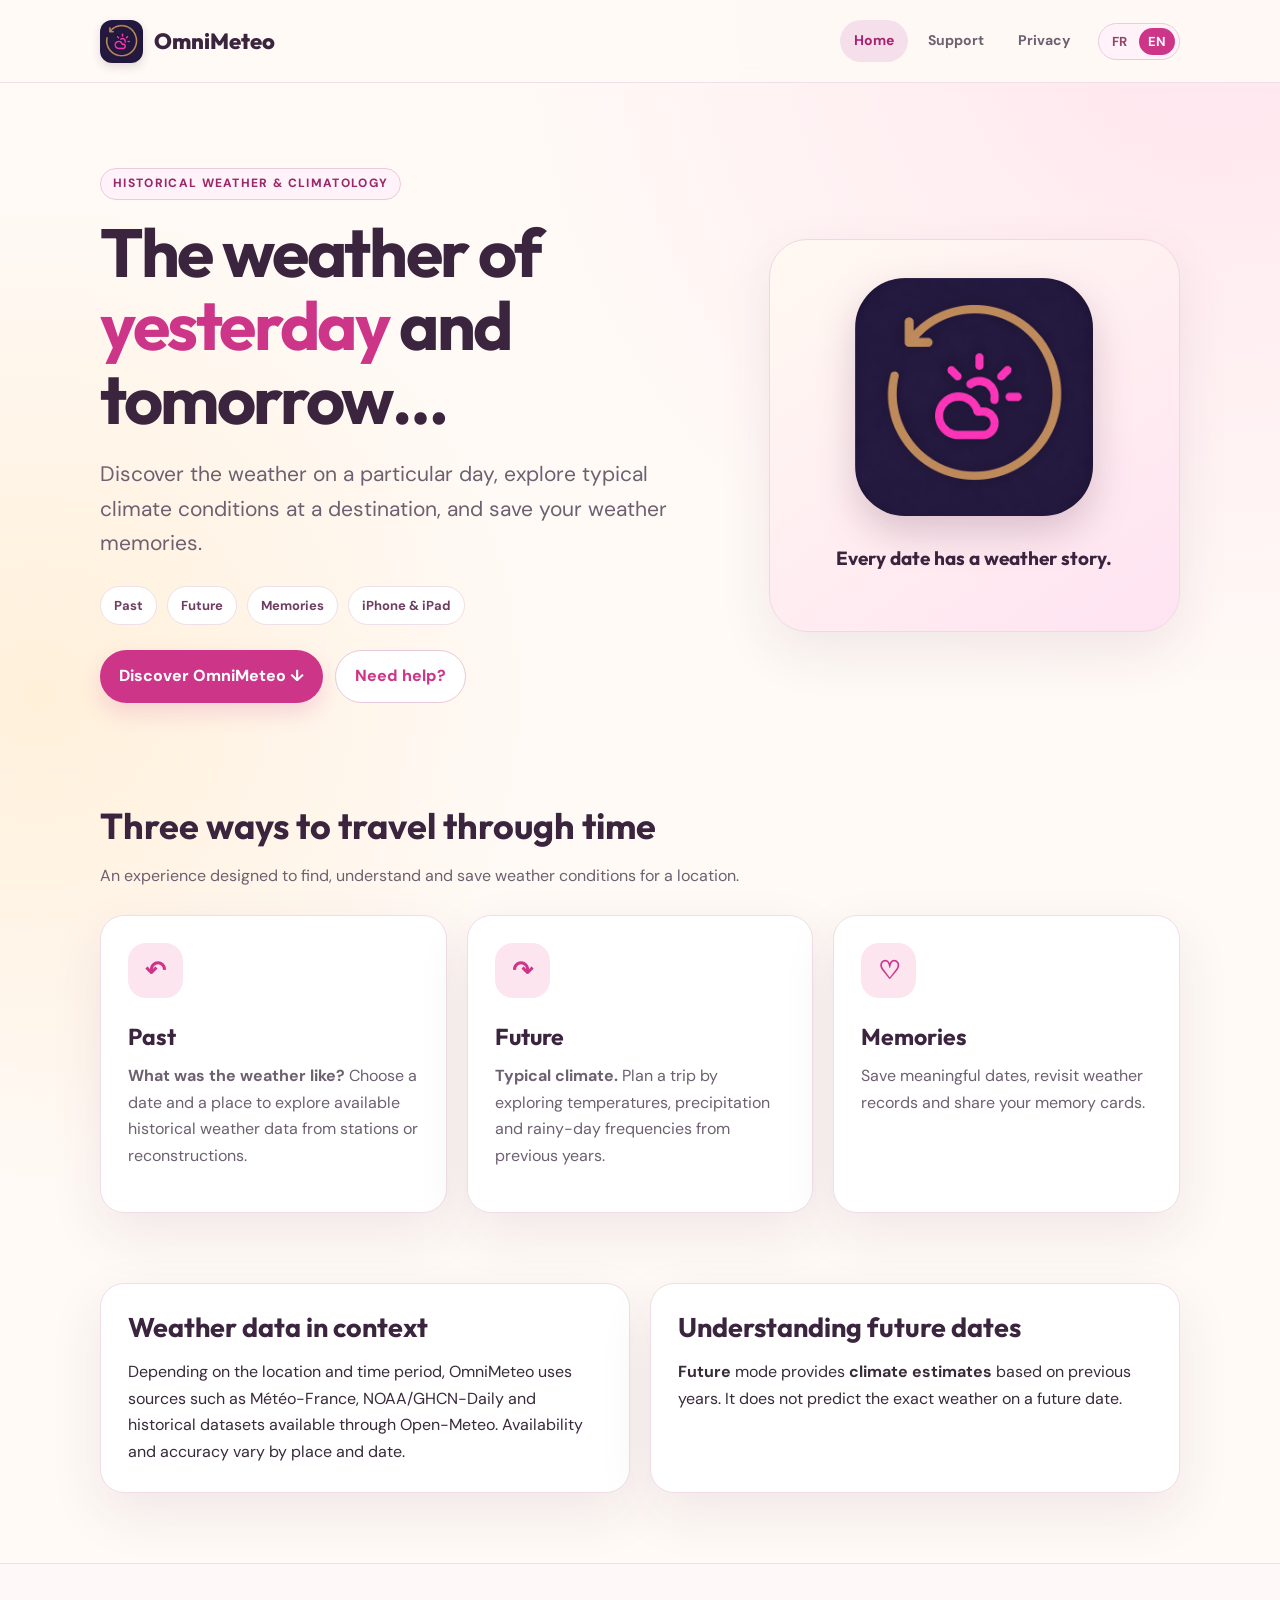
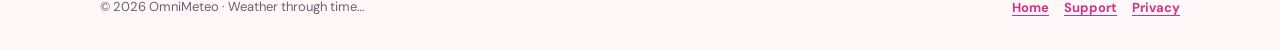
<file: index.html>
<!doctype html>
<html lang="fr"><head><meta charset="utf-8"><meta name="viewport" content="width=device-width,initial-scale=1"><meta name="theme-color" content="#fffaf6">
<meta name="description" content="OmniMeteo : météo historique, climatologie et souvenirs." id="meta-description"><title>Accueil — OmniMeteo</title>
<link rel="icon" type="image/png" href="assets/omnimeteo-icon.png"><link rel="stylesheet" href="style.css"><link rel="stylesheet" href="bilingual.css"><script src="language.js" defer></script>
</head><body><a class="skip" href="#contenu"><span class="lang-fr" >Aller au contenu</span><span class="lang-en" >Skip to content</span></a>
<header class="header"><div class="wrap nav"><a class="brand" href="index.html"><img src="assets/omnimeteo-icon.png" alt="" width="43" height="43">OmniMeteo</a><nav class="menu" aria-label="Navigation"><a href="index.html" aria-current="page"><span class="lang-fr" >Accueil</span><span class="lang-en" >Home</span></a><a href="support.html"><span class="lang-fr" >Support</span><span class="lang-en" >Support</span></a><a href="confidentialite.html"><span class="lang-fr" >Confidentialité</span><span class="lang-en" >Privacy</span></a><div class="language-switch" role="group" aria-label="Language / Langue"><button type="button" data-set-language="fr" aria-label="Français" lang="fr">FR</button><button type="button" data-set-language="en" aria-label="English" lang="en">EN</button></div></nav></div></header>
<main id="contenu"><div class="lang-fr"><div class="wrap hero"><div><span class="eyebrow">Météo historique &amp; climatologie</span><h1>Le temps <span>d’autrefois</span> et de demain…</h1><p class="lead">Retrouvez le temps qu’il faisait un jour précis, explorez les conditions climatiques habituelles d’une destination et conservez vos souvenirs météorologiques.</p><div class="pill-row"><span class="pill">Passé</span><span class="pill">Futur</span><span class="pill">Souvenirs</span><span class="pill">iPhone &amp; iPad</span></div><div class="links"><a class="btn" href="#fonctionnalites">Découvrir OmniMeteo ↓</a><a class="btn btn-secondary" href="support.html">Besoin d’aide ?</a></div></div><div class="hero-visual"><img src="assets/omnimeteo-icon.png" alt="Icône d’OmniMeteo" width="238" height="238"><p>Chaque date a son histoire météo.</p></div></div><section id="fonctionnalites" class="wrap section"><h2>Trois façons de voyager dans le temps</h2><p class="section-intro">Une interface pensée pour retrouver, comprendre et conserver les conditions météorologiques d’un lieu.</p><div class="cards"><article class="card"><div class="card-icon" aria-hidden="true">↶</div><h3>Passé</h3><p><strong>Quel temps faisait-il ?</strong> Choisissez une date et un lieu pour consulter les informations météorologiques historiques disponibles, issues de stations ou de reconstitutions.</p></article><article class="card"><div class="card-icon" aria-hidden="true">↷</div><h3>Futur</h3><p><strong>Le climat habituel.</strong> Préparez un séjour grâce aux températures, précipitations et fréquences de jours pluvieux observées dans les années précédentes.</p></article><article class="card"><div class="card-icon" aria-hidden="true">♡</div><h3>Souvenirs</h3><p>Enregistrez les dates qui comptent pour vous, retrouvez vos fiches météo et partagez vos cartes souvenirs.</p></article></div></section><section class="wrap section" style="padding-top:0"><div class="two-col"><article class="panel"><h2>Des données contextualisées</h2><p>Selon la période et la destination, OmniMeteo utilise des sources comme Météo-France, NOAA/GHCN-Daily et des données historiques accessibles via Open-Meteo. La disponibilité et la précision varient selon les lieux et les dates.</p></article><article class="panel"><h2>Bien comprendre le futur</h2><p>Le mode <strong>Futur</strong> propose des <strong>estimations climatologiques</strong> fondées sur les années précédentes. Il ne s’agit pas de prévisions du temps exact à une date future.</p></article></div></section></div><div class="lang-en"><div class="wrap hero"><div><span class="eyebrow">Historical weather &amp; climatology</span><h1>The weather of <span>yesterday</span> and tomorrow…</h1><p class="lead">Discover the weather on a particular day, explore typical climate conditions at a destination, and save your weather memories.</p><div class="pill-row"><span class="pill">Past</span><span class="pill">Future</span><span class="pill">Memories</span><span class="pill">iPhone &amp; iPad</span></div><div class="links"><a class="btn" href="#fonctionnalites">Discover OmniMeteo ↓</a><a class="btn btn-secondary" href="support.html">Need help?</a></div></div><div class="hero-visual"><img src="assets/omnimeteo-icon.png" alt="OmniMeteo app icon" width="238" height="238"><p>Every date has a weather story.</p></div></div><section id="fonctionnalites" class="wrap section"><h2>Three ways to travel through time</h2><p class="section-intro">An experience designed to find, understand and save weather conditions for a location.</p><div class="cards"><article class="card"><div class="card-icon" aria-hidden="true">↶</div><h3>Past</h3><p><strong>What was the weather like?</strong> Choose a date and a place to explore available historical weather data from stations or reconstructions.</p></article><article class="card"><div class="card-icon" aria-hidden="true">↷</div><h3>Future</h3><p><strong>Typical climate.</strong> Plan a trip by exploring temperatures, precipitation and rainy-day frequencies from previous years.</p></article><article class="card"><div class="card-icon" aria-hidden="true">♡</div><h3>Memories</h3><p>Save meaningful dates, revisit weather records and share your memory cards.</p></article></div></section><section class="wrap section" style="padding-top:0"><div class="two-col"><article class="panel"><h2>Weather data in context</h2><p>Depending on the location and time period, OmniMeteo uses sources such as Météo-France, NOAA/GHCN-Daily and historical datasets available through Open-Meteo. Availability and accuracy vary by place and date.</p></article><article class="panel"><h2>Understanding future dates</h2><p><strong>Future</strong> mode provides <strong>climate estimates</strong> based on previous years. It does not predict the exact weather on a future date.</p></article></div></section></div></main>
<footer class="footer"><div class="wrap footer-row"><p>© 2026 OmniMeteo · <span class="lang-fr" >Le temps d’autrefois et de demain…</span><span class="lang-en" >Weather through time…</span></p><div><a href="index.html"><span class="lang-fr" >Accueil</span><span class="lang-en" >Home</span></a><a href="support.html"><span class="lang-fr" >Support</span><span class="lang-en" >Support</span></a><a href="confidentialite.html"><span class="lang-fr" >Confidentialité</span><span class="lang-en" >Privacy</span></a></div></div></footer>
<script type="application/json" id="page-meta">{"fr":{"title":"Accueil — OmniMeteo","description":"OmniMeteo : météo historique, climatologie et souvenirs."},"en":{"title":"Home — OmniMeteo","description":"OmniMeteo: historical weather, climate insights and memories."}}</script></body></html>
</file>
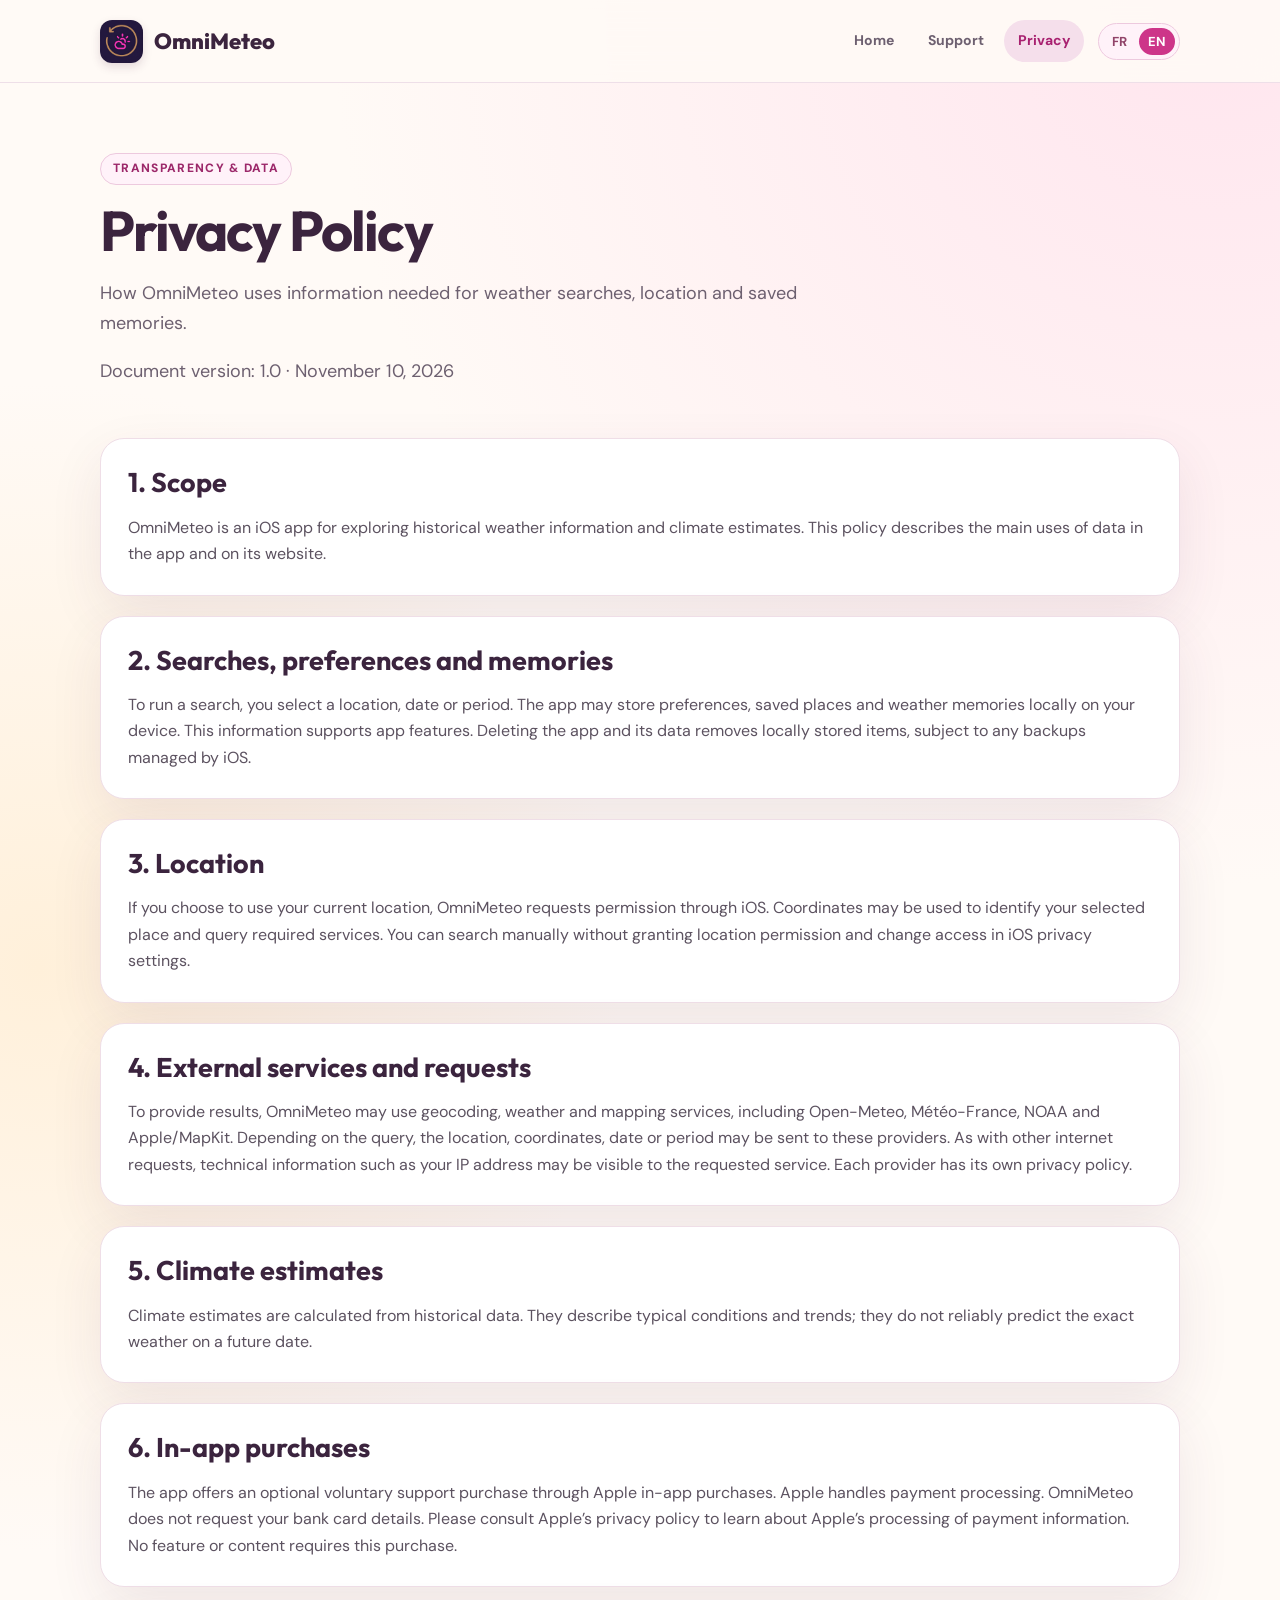
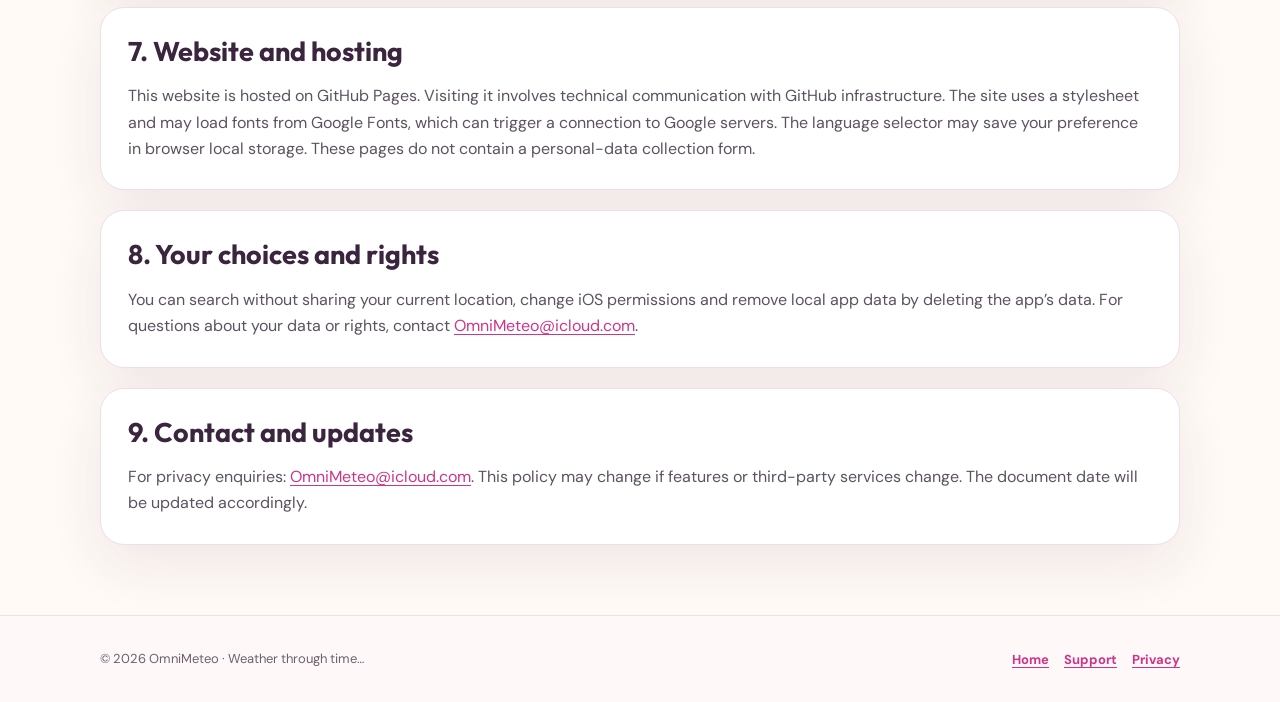
<file: confidentialite.html>
<!doctype html>
<html lang="fr"><head><meta charset="utf-8"><meta name="viewport" content="width=device-width,initial-scale=1"><meta name="theme-color" content="#fffaf6">
<meta name="description" content="Comment OmniMeteo utilise les données de recherche, de localisation et les souvenirs." id="meta-description"><title>Politique de confidentialité — OmniMeteo</title>
<link rel="icon" type="image/png" href="assets/omnimeteo-icon.png"><link rel="stylesheet" href="style.css"><link rel="stylesheet" href="bilingual.css"><script src="language.js" defer></script>
</head><body><a class="skip" href="#contenu"><span class="lang-fr" >Aller au contenu</span><span class="lang-en" >Skip to content</span></a>
<header class="header"><div class="wrap nav"><a class="brand" href="index.html"><img src="assets/omnimeteo-icon.png" alt="" width="43" height="43">OmniMeteo</a><nav class="menu" aria-label="Navigation"><a href="index.html"><span class="lang-fr" >Accueil</span><span class="lang-en" >Home</span></a><a href="support.html"><span class="lang-fr" >Support</span><span class="lang-en" >Support</span></a><a href="confidentialite.html" aria-current="page"><span class="lang-fr" >Confidentialité</span><span class="lang-en" >Privacy</span></a><div class="language-switch" role="group" aria-label="Language / Langue"><button type="button" data-set-language="fr" aria-label="Français" lang="fr">FR</button><button type="button" data-set-language="en" aria-label="English" lang="en">EN</button></div></nav></div></header>
<main id="contenu"><div class="lang-fr"><div class="wrap page-heading"><span class="eyebrow">Transparence &amp; données</span><h1>Politique de confidentialité</h1><p>Comment OmniMeteo utilise les informations nécessaires aux recherches, à la localisation et aux souvenirs.</p><p class="privacy-date">Version du document : 1.0 · 10 novembre 2026</p></div><div class="wrap stack legal"><section class="panel"><h2>1. Objet et portée</h2><p>OmniMeteo est une application iOS de consultation des données météorologiques historiques et d’estimations climatologiques. Cette politique explique les principales utilisations des données dans l’application et sur son site.</p></section><section class="panel"><h2>2. Recherches, préférences et souvenirs</h2><p>Pour effectuer une recherche, vous choisissez un lieu, une date ou une période. L’application peut conserver localement vos préférences, lieux enregistrés et souvenirs météorologiques. Ces éléments servent au fonctionnement de l’application. La suppression de l’application et de ses données efface les éléments conservés localement, sous réserve des sauvegardes éventuelles gérées par iOS.</p></section><section class="panel"><h2>3. Localisation</h2><p>Si vous choisissez d’utiliser votre position actuelle, OmniMeteo demande l’autorisation prévue par iOS. Les coordonnées peuvent être utilisées pour identifier le lieu recherché et interroger les services nécessaires. La recherche manuelle reste possible sans autoriser la localisation. Vous pouvez modifier l’autorisation dans les réglages de confidentialité d’iOS.</p></section><section class="panel"><h2>4. Services externes et transmissions</h2><p>Pour fournir les résultats, OmniMeteo peut interroger des services de géocodage, de météorologie et de cartographie, notamment Open-Meteo, Météo-France, NOAA et Apple/MapKit. Selon la recherche, le lieu, les coordonnées, la date ou la période peuvent être transmis à ces prestataires. Comme pour toute requête sur Internet, des informations techniques telles que l’adresse IP peuvent être accessibles au service sollicité. Chaque fournisseur applique sa propre politique de confidentialité.</p></section><section class="panel"><h2>5. Estimations climatiques</h2><p>Les estimations climatiques sont calculées à partir de données historiques. Elles décrivent des tendances et des conditions habituelles ; elles ne prédisent pas de façon certaine le temps d’une date future.</p></section><section class="panel"><h2>6. Achats intégrés</h2><p>L’application propose un soutien volontaire facultatif au moyen d’un achat intégré Apple. Le paiement est géré par les services d’Apple. OmniMeteo ne demande pas vos informations de carte bancaire. Pour connaître les traitements effectués par Apple, consultez sa politique de confidentialité. Aucun contenu ou fonctionnalité n’est conditionné à ce soutien.</p></section><section class="panel"><h2>7. Site web et hébergement</h2><p>Ce site est hébergé sur GitHub Pages. Sa consultation implique des échanges techniques avec l’infrastructure GitHub. Le site utilise une feuille de style et peut charger des polices depuis Google Fonts, ce qui peut entraîner une connexion aux serveurs Google. Le sélecteur de langue peut mémoriser votre préférence dans le stockage local du navigateur. Aucun formulaire de collecte de données n’est présent sur ces pages.</p></section><section class="panel"><h2>8. Vos choix et vos droits</h2><p>Vous pouvez rechercher un lieu sans utiliser votre position actuelle, modifier les autorisations iOS et supprimer les informations locales en supprimant les données de l’application. Pour toute question relative à vos données ou à vos droits, contactez-nous à <a href="mailto:OmniMeteo@icloud.com">OmniMeteo@icloud.com</a>.</p></section><section class="panel"><h2>9. Contact et mises à jour</h2><p>Pour toute demande concernant la confidentialité : <a href="mailto:OmniMeteo@icloud.com">OmniMeteo@icloud.com</a>. Cette politique peut évoluer si les fonctionnalités ou les prestataires changent. La date du document sera actualisée en conséquence.</p></section></div></div><div class="lang-en"><div class="wrap page-heading"><span class="eyebrow">Transparency &amp; data</span><h1>Privacy Policy</h1><p>How OmniMeteo uses information needed for weather searches, location and saved memories.</p><p class="privacy-date">Document version: 1.0 · November 10, 2026</p></div><div class="wrap stack legal"><section class="panel"><h2>1. Scope</h2><p>OmniMeteo is an iOS app for exploring historical weather information and climate estimates. This policy describes the main uses of data in the app and on its website.</p></section><section class="panel"><h2>2. Searches, preferences and memories</h2><p>To run a search, you select a location, date or period. The app may store preferences, saved places and weather memories locally on your device. This information supports app features. Deleting the app and its data removes locally stored items, subject to any backups managed by iOS.</p></section><section class="panel"><h2>3. Location</h2><p>If you choose to use your current location, OmniMeteo requests permission through iOS. Coordinates may be used to identify your selected place and query required services. You can search manually without granting location permission and change access in iOS privacy settings.</p></section><section class="panel"><h2>4. External services and requests</h2><p>To provide results, OmniMeteo may use geocoding, weather and mapping services, including Open-Meteo, Météo-France, NOAA and Apple/MapKit. Depending on the query, the location, coordinates, date or period may be sent to these providers. As with other internet requests, technical information such as your IP address may be visible to the requested service. Each provider has its own privacy policy.</p></section><section class="panel"><h2>5. Climate estimates</h2><p>Climate estimates are calculated from historical data. They describe typical conditions and trends; they do not reliably predict the exact weather on a future date.</p></section><section class="panel"><h2>6. In-app purchases</h2><p>The app offers an optional voluntary support purchase through Apple in-app purchases. Apple handles payment processing. OmniMeteo does not request your bank card details. Please consult Apple’s privacy policy to learn about Apple’s processing of payment information. No feature or content requires this purchase.</p></section><section class="panel"><h2>7. Website and hosting</h2><p>This website is hosted on GitHub Pages. Visiting it involves technical communication with GitHub infrastructure. The site uses a stylesheet and may load fonts from Google Fonts, which can trigger a connection to Google servers. The language selector may save your preference in browser local storage. These pages do not contain a personal-data collection form.</p></section><section class="panel"><h2>8. Your choices and rights</h2><p>You can search without sharing your current location, change iOS permissions and remove local app data by deleting the app’s data. For questions about your data or rights, contact <a href="mailto:OmniMeteo@icloud.com">OmniMeteo@icloud.com</a>.</p></section><section class="panel"><h2>9. Contact and updates</h2><p>For privacy enquiries: <a href="mailto:OmniMeteo@icloud.com">OmniMeteo@icloud.com</a>. This policy may change if features or third-party services change. The document date will be updated accordingly.</p></section></div></div></main>
<footer class="footer"><div class="wrap footer-row"><p>© 2026 OmniMeteo · <span class="lang-fr" >Le temps d’autrefois et de demain…</span><span class="lang-en" >Weather through time…</span></p><div><a href="index.html"><span class="lang-fr" >Accueil</span><span class="lang-en" >Home</span></a><a href="support.html"><span class="lang-fr" >Support</span><span class="lang-en" >Support</span></a><a href="confidentialite.html"><span class="lang-fr" >Confidentialité</span><span class="lang-en" >Privacy</span></a></div></div></footer>
<script type="application/json" id="page-meta">{"fr":{"title":"Politique de confidentialité — OmniMeteo","description":"Comment OmniMeteo utilise les données de recherche, de localisation et les souvenirs."},"en":{"title":"Privacy Policy — OmniMeteo","description":"How OmniMeteo uses search, location and memory data."}}</script></body></html>
</file>
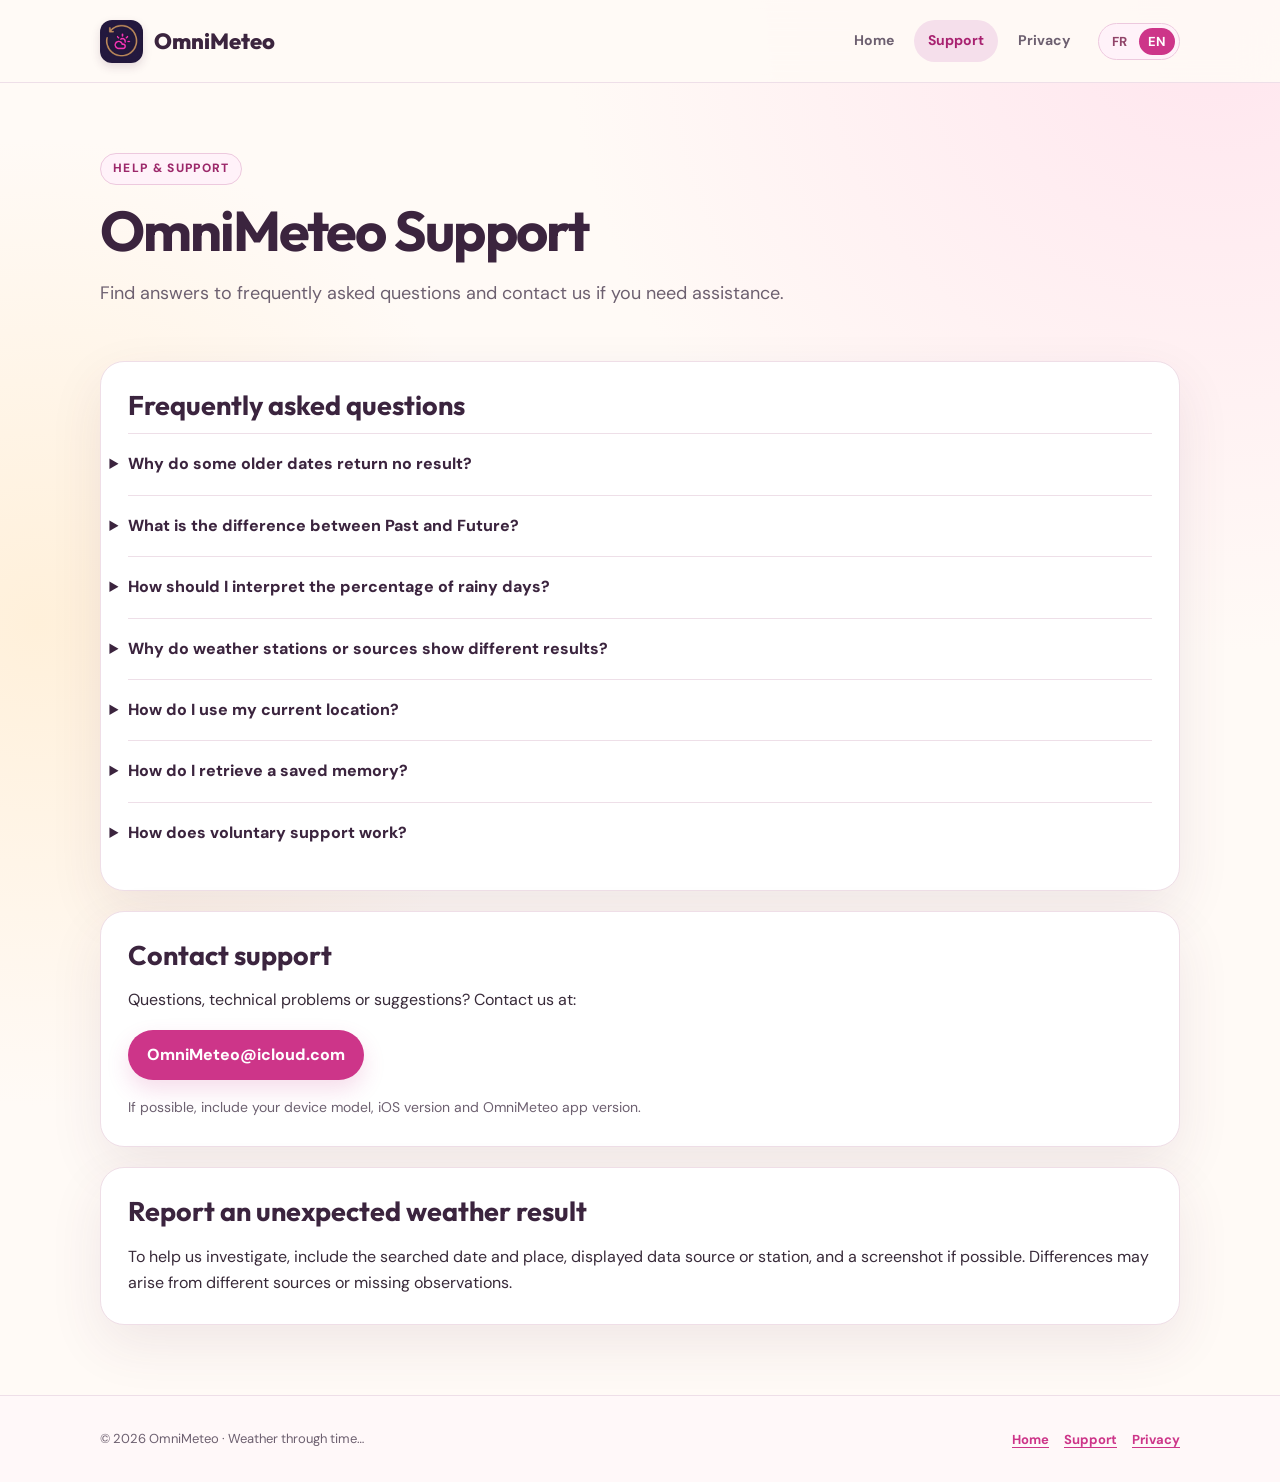
<file: support.html>
<!doctype html>
<html lang="fr"><head><meta charset="utf-8"><meta name="viewport" content="width=device-width,initial-scale=1"><meta name="theme-color" content="#fffaf6">
<meta name="description" content="Questions fréquentes et assistance pour OmniMeteo." id="meta-description"><title>Support — OmniMeteo</title>
<link rel="icon" type="image/png" href="assets/omnimeteo-icon.png"><link rel="stylesheet" href="style.css"><link rel="stylesheet" href="bilingual.css"><script src="language.js" defer></script>
</head><body><a class="skip" href="#contenu"><span class="lang-fr" >Aller au contenu</span><span class="lang-en" >Skip to content</span></a>
<header class="header"><div class="wrap nav"><a class="brand" href="index.html"><img src="assets/omnimeteo-icon.png" alt="" width="43" height="43">OmniMeteo</a><nav class="menu" aria-label="Navigation"><a href="index.html"><span class="lang-fr" >Accueil</span><span class="lang-en" >Home</span></a><a href="support.html" aria-current="page"><span class="lang-fr" >Support</span><span class="lang-en" >Support</span></a><a href="confidentialite.html"><span class="lang-fr" >Confidentialité</span><span class="lang-en" >Privacy</span></a><div class="language-switch" role="group" aria-label="Language / Langue"><button type="button" data-set-language="fr" aria-label="Français" lang="fr">FR</button><button type="button" data-set-language="en" aria-label="English" lang="en">EN</button></div></nav></div></header>
<main id="contenu"><div class="lang-fr"><div class="wrap page-heading"><span class="eyebrow">Aide &amp; assistance</span><h1>Support OmniMeteo</h1><p>Retrouvez les réponses aux questions fréquentes et contactez-nous si vous rencontrez une difficulté.</p></div><div class="wrap stack"><section class="panel"><h2>Questions fréquentes</h2><div class="faq"><details><summary>Pourquoi certaines dates anciennes ne donnent-elles aucun résultat ?</summary><p>La couverture des archives dépend du pays, de la station, de la période et de la disponibilité des mesures. Certaines observations n’ont jamais été réalisées ou numérisées.</p></details><details><summary>Quelle différence entre Passé et Futur ?</summary><p>Le mode Passé recherche des observations ou des données historiques pour une date donnée. Le mode Futur analyse des années précédentes pour estimer des conditions habituelles. Il ne s’agit pas de prévisions à long terme.</p></details><details><summary>Comment interpréter un pourcentage de jours de pluie ?</summary><p>Ce pourcentage représente une fréquence historique calculée selon le seuil de pluie retenu. Pour un séjour, le nombre moyen de jours pluvieux et la probabilité d’avoir au moins un jour pluvieux sont deux indicateurs différents.</p></details><details><summary>Pourquoi plusieurs stations ou sources donnent-elles des résultats différents ?</summary><p>Les stations peuvent différer par leur altitude, leur environnement ou leurs périodes de mesure. Les données de réanalyse ne sont pas identiques aux mesures directes des stations.</p></details><details><summary>Comment utiliser ma position actuelle ?</summary><p>Utilisez le bouton de localisation dans la recherche et autorisez l’accès si iOS vous le demande. Vous pouvez retirer cette autorisation dans les réglages iOS.</p></details><details><summary>Comment retrouver un souvenir enregistré ?</summary><p>Ouvrez l’onglet Souvenirs et sélectionnez une date enregistrée. Certains souvenirs peuvent nécessiter une nouvelle récupération des données météorologiques.</p></details><details><summary>Comment fonctionne le soutien volontaire ?</summary><p>Le soutien de 0,99 € est un achat intégré consommable, entièrement facultatif. Il ne débloque aucune fonction. Le tarif exact est indiqué par Apple selon votre pays.</p></details></div></section><section class="panel"><h2>Contacter l’assistance</h2><p>Une question, une difficulté ou une suggestion ? Écrivez-nous à l’adresse suivante :</p><p><a class="btn" href="mailto:OmniMeteo@icloud.com">OmniMeteo@icloud.com</a></p><p class="small">Précisez si possible votre modèle d’appareil, votre version d’iOS et la version d’OmniMeteo.</p></section><section class="panel"><h2>Signaler une donnée surprenante</h2><p>Pour nous aider à analyser une anomalie, indiquez la date, le lieu recherché, la source ou la station affichée et, si possible, joignez une capture d’écran. Les écarts peuvent provenir de sources différentes ou de mesures manquantes.</p></section></div></div><div class="lang-en"><div class="wrap page-heading"><span class="eyebrow">Help &amp; support</span><h1>OmniMeteo Support</h1><p>Find answers to frequently asked questions and contact us if you need assistance.</p></div><div class="wrap stack"><section class="panel"><h2>Frequently asked questions</h2><div class="faq"><details><summary>Why do some older dates return no result?</summary><p>Historical coverage depends on the country, station, time period and availability of records. Some observations were never recorded or digitised.</p></details><details><summary>What is the difference between Past and Future?</summary><p>Past mode looks for observations or historical records on a chosen date. Future mode uses previous years to estimate typical conditions, not long-range forecasts.</p></details><details><summary>How should I interpret the percentage of rainy days?</summary><p>This percentage is a historical frequency based on the selected rainfall threshold. For a trip, the average number of rainy days differs from the chance of at least one rainy day.</p></details><details><summary>Why do weather stations or sources show different results?</summary><p>Stations may differ in altitude, surroundings or observation periods. Reanalysis datasets are not identical to direct measurements from stations.</p></details><details><summary>How do I use my current location?</summary><p>Tap the location button in the search screen and grant permission when prompted by iOS. You can withdraw permission in iOS Settings.</p></details><details><summary>How do I retrieve a saved memory?</summary><p>Open the Memories tab and select a saved date. Some memories may need to reload their weather data.</p></details><details><summary>How does voluntary support work?</summary><p>The €0.99 support option is an optional consumable in-app purchase. It does not unlock any features. Apple displays the local price for your country.</p></details></div></section><section class="panel"><h2>Contact support</h2><p>Questions, technical problems or suggestions? Contact us at:</p><p><a class="btn" href="mailto:OmniMeteo@icloud.com">OmniMeteo@icloud.com</a></p><p class="small">If possible, include your device model, iOS version and OmniMeteo app version.</p></section><section class="panel"><h2>Report an unexpected weather result</h2><p>To help us investigate, include the searched date and place, displayed data source or station, and a screenshot if possible. Differences may arise from different sources or missing observations.</p></section></div></div></main>
<footer class="footer"><div class="wrap footer-row"><p>© 2026 OmniMeteo · <span class="lang-fr" >Le temps d’autrefois et de demain…</span><span class="lang-en" >Weather through time…</span></p><div><a href="index.html"><span class="lang-fr" >Accueil</span><span class="lang-en" >Home</span></a><a href="support.html"><span class="lang-fr" >Support</span><span class="lang-en" >Support</span></a><a href="confidentialite.html"><span class="lang-fr" >Confidentialité</span><span class="lang-en" >Privacy</span></a></div></div></footer>
<script type="application/json" id="page-meta">{"fr":{"title":"Support — OmniMeteo","description":"Questions fréquentes et assistance pour OmniMeteo."},"en":{"title":"Support — OmniMeteo","description":"Frequently asked questions and support for OmniMeteo."}}</script></body></html>
</file>
<file: style.css>
@import url('https://fonts.googleapis.com/css2?family=DM+Sans:wght@400;500;600;700;800&family=Outfit:wght@400;500;600;700;800&display=swap');
:root{color-scheme:light;--plum:#3b243e;--rose:#cd3589;--rose-bright:#e53692;--gold:#bf8042;--ink:#382a39;--muted:#6d6070;--cream:#fffaf6;--paper:#fff;--line:#eedfe8;--soft:#f9edf5;--shadow:0 20px 54px rgba(87,44,74,.09)}
*{box-sizing:border-box}html{scroll-behavior:smooth}body{margin:0;background:radial-gradient(circle at 95% 0,#ffe5ee 0,transparent 34%),radial-gradient(circle at 3% 42%,#fff0da 0,transparent 32%),var(--cream);color:var(--ink);font-family:'DM Sans',-apple-system,BlinkMacSystemFont,'Segoe UI',sans-serif;line-height:1.65}a{color:var(--rose);text-underline-offset:3px}a:hover{color:#982260}a:focus-visible,button:focus-visible,summary:focus-visible{outline:3px solid var(--rose);outline-offset:4px}img{max-width:100%}.wrap{width:min(1080px,calc(100% - 40px));margin-inline:auto}.skip{position:absolute;left:-10000px;top:12px;background:#fff;padding:10px;z-index:50}.skip:focus{left:12px}.header{background:rgba(255,250,246,.92);border-bottom:1px solid var(--line);position:sticky;top:0;z-index:10;backdrop-filter:blur(18px)}.nav{display:flex;justify-content:space-between;align-items:center;gap:20px;min-height:82px}.brand{display:inline-flex;align-items:center;gap:11px;color:var(--plum);font-family:Outfit,sans-serif;font-weight:800;font-size:22px;text-decoration:none}.brand img{height:43px;width:43px;border-radius:12px;box-shadow:0 4px 10px #51204027}.menu{display:flex;align-items:center;flex-wrap:wrap;gap:6px}.menu a{padding:9px 14px;color:var(--muted);font-weight:700;border-radius:100px;text-decoration:none;font-size:14px}.menu a:hover,.menu a[aria-current=page]{background:#f5dfeb;color:#a82170}.hero{padding:85px 0 55px;display:grid;grid-template-columns:1.2fr .8fr;gap:52px;align-items:center}.eyebrow{display:inline-block;border:1px solid #edc9de;background:#fff2f9;color:#9c286a;letter-spacing:.11em;text-transform:uppercase;border-radius:50px;padding:5px 12px;font-size:12px;font-weight:800}.hero h1,.page-heading h1{font-family:Outfit,sans-serif;color:var(--plum);font-size:clamp(38px,5.7vw,68px);line-height:1.08;letter-spacing:-.035em;margin:16px 0}.hero h1 span{color:var(--rose)}.lead{font-size:clamp(17px,2.2vw,21px);color:var(--muted);max-width:680px}.hero-visual{text-align:center;padding:38px 25px;min-height:320px;background:linear-gradient(145deg,#fff9f1,#ffe3f1);border:1px solid #edd9e2;border-radius:38px;box-shadow:var(--shadow)}.hero-visual img{width:min(238px,80%);height:auto;border-radius:50px;filter:drop-shadow(0 17px 19px #53234535)}.hero-visual p{font-family:Outfit,sans-serif;font-weight:700;color:var(--plum);font-size:19px}.pill-row{display:flex;flex-wrap:wrap;gap:10px;margin-top:25px}.pill{background:white;border:1px solid var(--line);color:#6e3e62;padding:8px 13px;border-radius:100px;font-size:13px;font-weight:700}.section{padding:46px 0 70px}.section h2,.panel h2{font-family:Outfit,sans-serif;color:var(--plum);font-size:clamp(25px,3vw,36px);line-height:1.2;margin:0 0 12px}.section-intro{max-width:680px;color:var(--muted);margin-bottom:26px}.cards{display:grid;grid-template-columns:repeat(3,1fr);gap:20px}.card,.panel{background:#fff;border:1px solid #efdee7;border-radius:24px;box-shadow:var(--shadow);padding:27px}.card-icon{width:55px;height:55px;display:grid;place-items:center;border-radius:18px;background:#fde5f0;color:var(--rose);font-family:Outfit,sans-serif;font-size:25px;font-weight:800}.card h3{font-family:Outfit,sans-serif;color:var(--plum);font-size:23px;margin:20px 0 7px}.card p{color:var(--muted);margin-top:0}.two-col{display:grid;grid-template-columns:1fr 1fr;gap:20px}.note{border-left:4px solid var(--rose);background:#fff1f8;padding:16px 21px;border-radius:0 15px 15px 0;color:#643a5a}.page-heading{padding:70px 0 34px}.page-heading h1{font-size:clamp(36px,5vw,56px)}.page-heading p{max-width:760px;color:var(--muted);font-size:18px}.stack{display:grid;gap:20px;margin-bottom:70px}.panel h2{font-size:27px}.panel p:last-child{margin-bottom:0}.panel li{margin:8px 0}.faq details{padding:17px 0;border-top:1px solid var(--line)}.faq details:first-of-type{margin-top:12px}.faq summary{color:var(--plum);font-weight:800;cursor:pointer;list-style-position:outside}.faq details p{color:var(--muted);padding-left:18px}.links{display:flex;gap:12px;flex-wrap:wrap;margin-top:25px}.btn{display:inline-flex;align-items:center;justify-content:center;text-decoration:none;border-radius:100px;padding:12px 19px;background:var(--rose);color:#fff;font-weight:800;box-shadow:0 10px 22px #c936882b}.btn:hover{background:#a8246c;color:white}.btn-secondary{background:#fff;color:var(--rose);border:1px solid #e7c8db;box-shadow:none}.btn-secondary:hover{background:#fff0f8;color:#972263}.footer{border-top:1px solid var(--line);padding:30px 0;background:#fff8f9}.footer-row{display:flex;justify-content:space-between;gap:16px;flex-wrap:wrap;align-items:center}.footer p{font-size:13px;color:var(--muted);margin:0}.footer a{font-size:13px;font-weight:700;margin-left:15px}.small{font-size:14px;color:var(--muted)}.status{display:inline-block;background:#f6e6ee;border-radius:10px;padding:2px 9px;color:#914469;font-size:13px;font-weight:700}.privacy-date{color:var(--muted);font-size:14px}.legal h3{font-family:Outfit,sans-serif;color:var(--plum);margin-bottom:5px}.legal p,.legal li{color:#5c5260}.legal a{overflow-wrap:anywhere}
@media(max-width:750px){.wrap{width:min(100% - 30px,600px)}.nav{min-height:72px;align-items:flex-start;padding:11px 0;flex-direction:column;gap:6px}.brand{font-size:19px}.brand img{width:36px;height:36px;border-radius:10px}.menu{gap:0;margin-left:-7px}.menu a{padding:7px 10px;font-size:12px}.hero{padding:42px 0 30px;grid-template-columns:1fr;gap:25px}.hero-visual{min-height:0;padding:28px}.hero-visual img{width:165px;border-radius:38px}.cards,.two-col{grid-template-columns:1fr}.section{padding:25px 0 46px}.page-heading{padding:43px 0 24px}.card,.panel{padding:23px}.footer-row{align-items:flex-start;flex-direction:column}.footer a:first-child{margin-left:0}}
@media(prefers-reduced-motion:reduce){html{scroll-behavior:auto}}
</file>
<file: bilingual.css>
/* Complément non destructif à style.css : même design, choix de langue */
html:not([lang="en"]) .lang-en{display:none!important}
html[lang="en"] .lang-fr{display:none!important}
.language-switch{display:inline-flex;gap:3px;padding:4px;border:1px solid #edc9de;border-radius:30px;background:#fff2f9;margin-left:8px}
.language-switch button{border:0;background:transparent;color:#914469;font:700 13px 'DM Sans',sans-serif;padding:5px 9px;border-radius:18px;cursor:pointer}
.language-switch button[aria-pressed="true"]{background:#cd3589;color:#fff}
@media(max-width:750px){.language-switch{margin-left:4px}.language-switch button{padding:5px 8px}}
</file>
